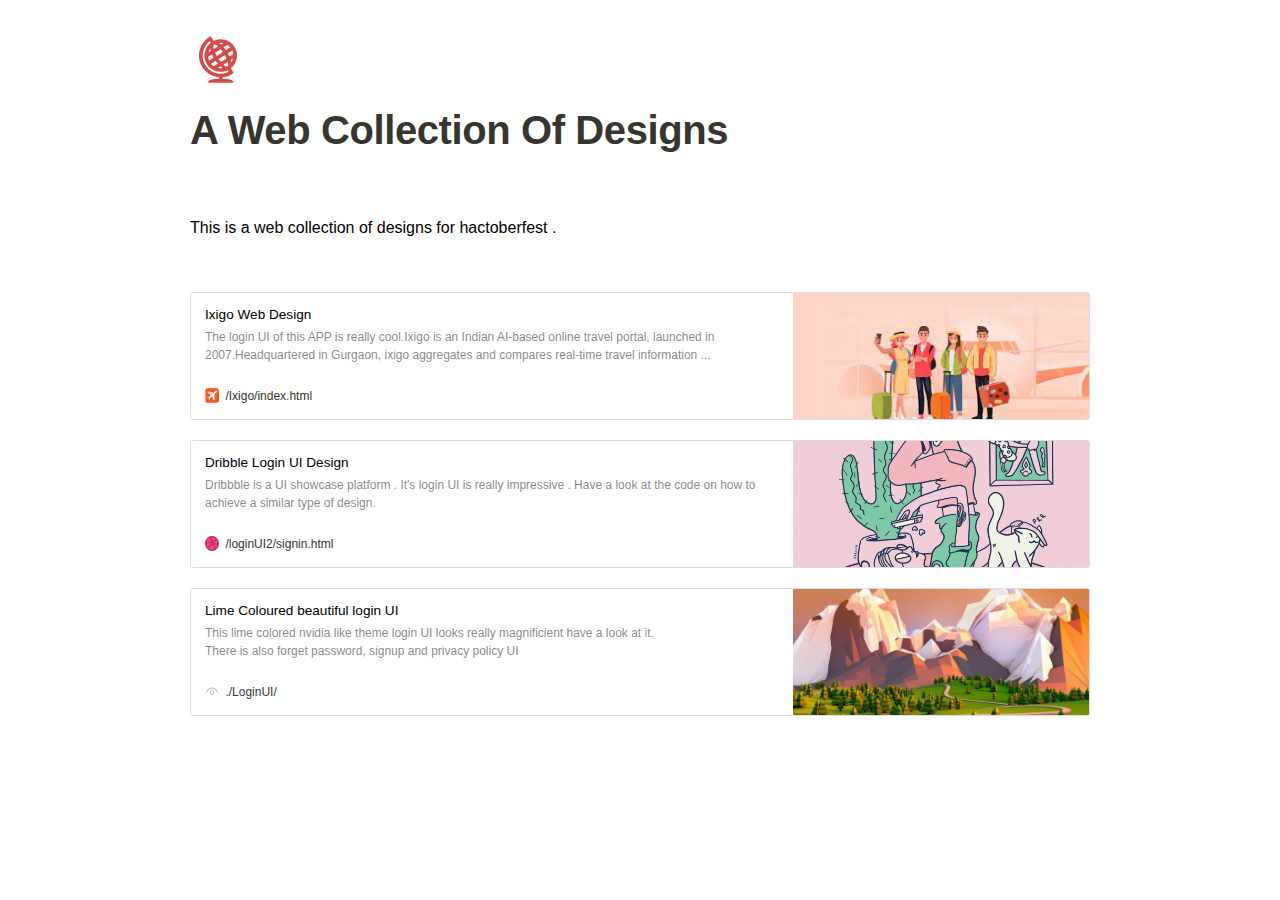
<file: index.html>
<!-- saved from url=(0047)https://ivylife.github.io/Web-Design-Catalouge/ -->
<html><head><meta http-equiv="Content-Type" content="text/html; charset=UTF-8"><title>A Web Collection Of Designs</title><style>
/* cspell:disable-file */
/* webkit printing magic: print all background colors */
html {
	-webkit-print-color-adjust: exact;
}
* {
	box-sizing: border-box;
	-webkit-print-color-adjust: exact;
}

html,
body {
	margin: 0;
	padding: 0;
}
@media only screen {
	body {
		margin: 2em auto;
		max-width: 900px;
		color: rgb(55, 53, 47);
	}
}

body {
	line-height: 1.5;
	white-space: pre-wrap;
}

a,
a.visited {
	color: inherit;
	text-decoration: underline;
}

.pdf-relative-link-path {
	font-size: 80%;
	color: #444;
}

h1,
h2,
h3 {
	letter-spacing: -0.01em;
	line-height: 1.2;
	font-weight: 600;
	margin-bottom: 0;
}

.page-title {
	font-size: 2.5rem;
	font-weight: 700;
	margin-top: 0;
	margin-bottom: 0.75em;
}

h1 {
	font-size: 1.875rem;
	margin-top: 1.875rem;
}

h2 {
	font-size: 1.5rem;
	margin-top: 1.5rem;
}

h3 {
	font-size: 1.25rem;
	margin-top: 1.25rem;
}

.source {
	border: 1px solid #ddd;
	border-radius: 3px;
	padding: 1.5em;
	word-break: break-all;
}

.callout {
	border-radius: 3px;
	padding: 1rem;
}

figure {
	margin: 1.25em 0;
	page-break-inside: avoid;
}

figcaption {
	opacity: 0.5;
	font-size: 85%;
	margin-top: 0.5em;
}

mark {
	background-color: transparent;
}

.indented {
	padding-left: 1.5em;
}

hr {
	background: transparent;
	display: block;
	width: 100%;
	height: 1px;
	visibility: visible;
	border: none;
	border-bottom: 1px solid rgba(55, 53, 47, 0.09);
}

img {
	max-width: 100%;
}

@media only print {
	img {
		max-height: 100vh;
		object-fit: contain;
	}
}

@page {
	margin: 1in;
}

.collection-content {
	font-size: 0.875rem;
}

.column-list {
	display: flex;
	justify-content: space-between;
}

.column {
	padding: 0 1em;
}

.column:first-child {
	padding-left: 0;
}

.column:last-child {
	padding-right: 0;
}

.table_of_contents-item {
	display: block;
	font-size: 0.875rem;
	line-height: 1.3;
	padding: 0.125rem;
}

.table_of_contents-indent-1 {
	margin-left: 1.5rem;
}

.table_of_contents-indent-2 {
	margin-left: 3rem;
}

.table_of_contents-indent-3 {
	margin-left: 4.5rem;
}

.table_of_contents-link {
	text-decoration: none;
	opacity: 0.7;
	border-bottom: 1px solid rgba(55, 53, 47, 0.18);
}

table,
th,
td {
	border: 1px solid rgba(55, 53, 47, 0.09);
	border-collapse: collapse;
}

table {
	border-left: none;
	border-right: none;
}

th,
td {
	font-weight: normal;
	padding: 0.25em 0.5em;
	line-height: 1.5;
	min-height: 1.5em;
	text-align: left;
}

th {
	color: rgba(55, 53, 47, 0.6);
}

ol,
ul {
	margin: 0;
	margin-block-start: 0.6em;
	margin-block-end: 0.6em;
}

li > ol:first-child,
li > ul:first-child {
	margin-block-start: 0.6em;
}

ul > li {
	list-style: disc;
}

ul.to-do-list {
	text-indent: -1.7em;
}

ul.to-do-list > li {
	list-style: none;
}

.to-do-children-checked {
	text-decoration: line-through;
	opacity: 0.375;
}

ul.toggle > li {
	list-style: none;
}

ul {
	padding-inline-start: 1.7em;
}

ul > li {
	padding-left: 0.1em;
}

ol {
	padding-inline-start: 1.6em;
}

ol > li {
	padding-left: 0.2em;
}

.mono ol {
	padding-inline-start: 2em;
}

.mono ol > li {
	text-indent: -0.4em;
}

.toggle {
	padding-inline-start: 0em;
	list-style-type: none;
}

/* Indent toggle children */
.toggle > li > details {
	padding-left: 1.7em;
}

.toggle > li > details > summary {
	margin-left: -1.1em;
}

.selected-value {
	display: inline-block;
	padding: 0 0.5em;
	background: rgba(206, 205, 202, 0.5);
	border-radius: 3px;
	margin-right: 0.5em;
	margin-top: 0.3em;
	margin-bottom: 0.3em;
	white-space: nowrap;
}

.collection-title {
	display: inline-block;
	margin-right: 1em;
}

.simple-table {
	margin-top: 1em;
	font-size: 0.875rem;
	empty-cells: show;
}
.simple-table td {
	height: 29px;
	min-width: 120px;
}

.simple-table th {
	height: 29px;
	min-width: 120px;
}

.simple-table-header-color {
	background: rgb(247, 246, 243);
	color: black;
}
.simple-table-header {
	font-weight: 500;
}

time {
	opacity: 0.5;
}

.icon {
	display: inline-block;
	max-width: 1.2em;
	max-height: 1.2em;
	text-decoration: none;
	vertical-align: text-bottom;
	margin-right: 0.5em;
}

img.icon {
	border-radius: 3px;
}

.user-icon {
	width: 1.5em;
	height: 1.5em;
	border-radius: 100%;
	margin-right: 0.5rem;
}

.user-icon-inner {
	font-size: 0.8em;
}

.text-icon {
	border: 1px solid #000;
	text-align: center;
}

.page-cover-image {
	display: block;
	object-fit: cover;
	width: 100%;
	max-height: 30vh;
}

.page-header-icon {
	font-size: 3rem;
	margin-bottom: 1rem;
}

.page-header-icon-with-cover {
	margin-top: -0.72em;
	margin-left: 0.07em;
}

.page-header-icon img {
	border-radius: 3px;
}

.link-to-page {
	margin: 1em 0;
	padding: 0;
	border: none;
	font-weight: 500;
}

p > .user {
	opacity: 0.5;
}

td > .user,
td > time {
	white-space: nowrap;
}

input[type="checkbox"] {
	transform: scale(1.5);
	margin-right: 0.6em;
	vertical-align: middle;
}

p {
	margin-top: 0.5em;
	margin-bottom: 0.5em;
	color: black;
	font-family: 'Lucida Sans', 'Lucida Sans Regular', 'Lucida Grande', 'Lucida Sans Unicode', Geneva, Verdana, sans-serif;
}

.image {
	border: none;
	margin: 1.5em 0;
	padding: 0;
	border-radius: 0;
	text-align: center;
}

.code,
code {
	background: rgba(135, 131, 120, 0.15);
	border-radius: 3px;
	padding: 0.2em 0.4em;
	border-radius: 3px;
	font-size: 85%;
	tab-size: 2;
}

code {
	color: #eb5757;
}

.code {
	padding: 1.5em 1em;
}

.code-wrap {
	white-space: pre-wrap;
	word-break: break-all;
}

.code > code {
	background: none;
	padding: 0;
	font-size: 100%;
	color: inherit;
}

blockquote {
	font-size: 1.25em;
	margin: 1em 0;
	padding-left: 1em;
	border-left: 3px solid rgb(55, 53, 47);
}

.bookmark {
	text-decoration: none;
	max-height: 8em;
	padding: 0;
	display: flex;
	width: 100%;
	align-items: stretch;
}

.bookmark-title {
	color: black;
	font-size: 0.85em;
	overflow: hidden;
	text-overflow: ellipsis;
	height: 1.75em;
	white-space: nowrap;
}

.bookmark-text {
	display: flex;
	flex-direction: column;
}

.bookmark-info {
	flex: 4 1 180px;
	padding: 12px 14px 14px;
	display: flex;
	flex-direction: column;
	justify-content: space-between;
}

.bookmark-image {
	width: 33%;
	flex: 1 1 180px;
	display: block;
	position: relative;
	object-fit: cover;
	border-radius: 1px;
}

.bookmark-description {
	color: rgba(55, 53, 47, 0.6);
	font-size: 0.75em;
	overflow: hidden;
	max-height: 4.5em;
	word-break: break-word;

}

.bookmark-href {
	font-size: 0.75em;
	margin-top: 0.25em;
}

.sans { font-family: ui-sans-serif, -apple-system, BlinkMacSystemFont, "Segoe UI", Helvetica, "Apple Color Emoji", Arial, sans-serif, "Segoe UI Emoji", "Segoe UI Symbol"; }
.code { font-family: "SFMono-Regular", Menlo, Consolas, "PT Mono", "Liberation Mono", Courier, monospace; }
.serif { font-family: Lyon-Text, Georgia, ui-serif, serif; }
.mono { font-family: iawriter-mono, Nitti, Menlo, Courier, monospace; }
.pdf .sans { font-family: Inter, ui-sans-serif, -apple-system, BlinkMacSystemFont, "Segoe UI", Helvetica, "Apple Color Emoji", Arial, sans-serif, "Segoe UI Emoji", "Segoe UI Symbol", 'Twemoji', 'Noto Color Emoji', 'Noto Sans CJK JP'; }
.pdf:lang(zh-CN) .sans { font-family: Inter, ui-sans-serif, -apple-system, BlinkMacSystemFont, "Segoe UI", Helvetica, "Apple Color Emoji", Arial, sans-serif, "Segoe UI Emoji", "Segoe UI Symbol", 'Twemoji', 'Noto Color Emoji', 'Noto Sans CJK SC'; }
.pdf:lang(zh-TW) .sans { font-family: Inter, ui-sans-serif, -apple-system, BlinkMacSystemFont, "Segoe UI", Helvetica, "Apple Color Emoji", Arial, sans-serif, "Segoe UI Emoji", "Segoe UI Symbol", 'Twemoji', 'Noto Color Emoji', 'Noto Sans CJK TC'; }
.pdf:lang(ko-KR) .sans { font-family: Inter, ui-sans-serif, -apple-system, BlinkMacSystemFont, "Segoe UI", Helvetica, "Apple Color Emoji", Arial, sans-serif, "Segoe UI Emoji", "Segoe UI Symbol", 'Twemoji', 'Noto Color Emoji', 'Noto Sans CJK KR'; }
.pdf .code { font-family: Source Code Pro, "SFMono-Regular", Menlo, Consolas, "PT Mono", "Liberation Mono", Courier, monospace, 'Twemoji', 'Noto Color Emoji', 'Noto Sans Mono CJK JP'; }
.pdf:lang(zh-CN) .code { font-family: Source Code Pro, "SFMono-Regular", Menlo, Consolas, "PT Mono", "Liberation Mono", Courier, monospace, 'Twemoji', 'Noto Color Emoji', 'Noto Sans Mono CJK SC'; }
.pdf:lang(zh-TW) .code { font-family: Source Code Pro, "SFMono-Regular", Menlo, Consolas, "PT Mono", "Liberation Mono", Courier, monospace, 'Twemoji', 'Noto Color Emoji', 'Noto Sans Mono CJK TC'; }
.pdf:lang(ko-KR) .code { font-family: Source Code Pro, "SFMono-Regular", Menlo, Consolas, "PT Mono", "Liberation Mono", Courier, monospace, 'Twemoji', 'Noto Color Emoji', 'Noto Sans Mono CJK KR'; }
.pdf .serif { font-family: PT Serif, Lyon-Text, Georgia, ui-serif, serif, 'Twemoji', 'Noto Color Emoji', 'Noto Serif CJK JP'; }
.pdf:lang(zh-CN) .serif { font-family: PT Serif, Lyon-Text, Georgia, ui-serif, serif, 'Twemoji', 'Noto Color Emoji', 'Noto Serif CJK SC'; }
.pdf:lang(zh-TW) .serif { font-family: PT Serif, Lyon-Text, Georgia, ui-serif, serif, 'Twemoji', 'Noto Color Emoji', 'Noto Serif CJK TC'; }
.pdf:lang(ko-KR) .serif { font-family: PT Serif, Lyon-Text, Georgia, ui-serif, serif, 'Twemoji', 'Noto Color Emoji', 'Noto Serif CJK KR'; }
.pdf .mono { font-family: PT Mono, iawriter-mono, Nitti, Menlo, Courier, monospace, 'Twemoji', 'Noto Color Emoji', 'Noto Sans Mono CJK JP'; }
.pdf:lang(zh-CN) .mono { font-family: PT Mono, iawriter-mono, Nitti, Menlo, Courier, monospace, 'Twemoji', 'Noto Color Emoji', 'Noto Sans Mono CJK SC'; }
.pdf:lang(zh-TW) .mono { font-family: PT Mono, iawriter-mono, Nitti, Menlo, Courier, monospace, 'Twemoji', 'Noto Color Emoji', 'Noto Sans Mono CJK TC'; }
.pdf:lang(ko-KR) .mono { font-family: PT Mono, iawriter-mono, Nitti, Menlo, Courier, monospace, 'Twemoji', 'Noto Color Emoji', 'Noto Sans Mono CJK KR'; }
.highlight-default {
	color: rgba(55, 53, 47, 1);
}
.highlight-gray {
	color: rgba(120, 119, 116, 1);
	fill: rgba(120, 119, 116, 1);
}
.highlight-brown {
	color: rgba(159, 107, 83, 1);
	fill: rgba(159, 107, 83, 1);
}
.highlight-orange {
	color: rgba(217, 115, 13, 1);
	fill: rgba(217, 115, 13, 1);
}
.highlight-yellow {
	color: rgba(203, 145, 47, 1);
	fill: rgba(203, 145, 47, 1);
}
.highlight-teal {
	color: rgba(68, 131, 97, 1);
	fill: rgba(68, 131, 97, 1);
}
.highlight-blue {
	color: rgba(51, 126, 169, 1);
	fill: rgba(51, 126, 169, 1);
}
.highlight-purple {
	color: rgba(144, 101, 176, 1);
	fill: rgba(144, 101, 176, 1);
}
.highlight-pink {
	color: rgba(193, 76, 138, 1);
	fill: rgba(193, 76, 138, 1);
}
.highlight-red {
	color: rgba(212, 76, 71, 1);
	fill: rgba(212, 76, 71, 1);
}
.highlight-gray_background {
	background: rgba(241, 241, 239, 1);
}
.highlight-brown_background {
	background: rgba(244, 238, 238, 1);
}
.highlight-orange_background {
	background: rgba(251, 236, 221, 1);
}
.highlight-yellow_background {
	background: rgba(251, 243, 219, 1);
}
.highlight-teal_background {
	background: rgba(237, 243, 236, 1);
}
.highlight-blue_background {
	background: rgba(231, 243, 248, 1);
}
.highlight-purple_background {
	background: rgba(244, 240, 247, 0.8);
}
.highlight-pink_background {
	background: rgba(249, 238, 243, 0.8);
}
.highlight-red_background {
	background: rgba(253, 235, 236, 1);
}
.block-color-default {
	color: inherit;
	fill: inherit;
}
.block-color-gray {
	color: rgba(120, 119, 116, 1);
	fill: rgba(120, 119, 116, 1);
}
.block-color-brown {
	color: rgba(159, 107, 83, 1);
	fill: rgba(159, 107, 83, 1);
}
.block-color-orange {
	color: rgba(217, 115, 13, 1);
	fill: rgba(217, 115, 13, 1);
}
.block-color-yellow {
	color: rgba(203, 145, 47, 1);
	fill: rgba(203, 145, 47, 1);
}
.block-color-teal {
	color: rgba(68, 131, 97, 1);
	fill: rgba(68, 131, 97, 1);
}
.block-color-blue {
	color: rgba(51, 126, 169, 1);
	fill: rgba(51, 126, 169, 1);
}
.block-color-purple {
	color: rgba(144, 101, 176, 1);
	fill: rgba(144, 101, 176, 1);
}
.block-color-pink {
	color: rgba(193, 76, 138, 1);
	fill: rgba(193, 76, 138, 1);
}
.block-color-red {
	color: rgba(212, 76, 71, 1);
	fill: rgba(212, 76, 71, 1);
}
.block-color-gray_background {
	background: rgba(241, 241, 239, 1);
}
.block-color-brown_background {
	background: rgba(244, 238, 238, 1);
}
.block-color-orange_background {
	background: rgba(251, 236, 221, 1);
}
.block-color-yellow_background {
	background: rgba(251, 243, 219, 1);
}
.block-color-teal_background {
	background: rgba(237, 243, 236, 1);
}
.block-color-blue_background {
	background: rgba(231, 243, 248, 1);
}
.block-color-purple_background {
	background: rgba(244, 240, 247, 0.8);
}
.block-color-pink_background {
	background: rgba(249, 238, 243, 0.8);
}
.block-color-red_background {
	background: rgba(253, 235, 236, 1);
}
.select-value-color-pink { background-color: rgba(245, 224, 233, 1); }
.select-value-color-purple { background-color: rgba(232, 222, 238, 1); }
.select-value-color-green { background-color: rgba(219, 237, 219, 1); }
.select-value-color-gray { background-color: rgba(227, 226, 224, 1); }
.select-value-color-opaquegray { background-color: rgba(255, 255, 255, 0.0375); }
.select-value-color-orange { background-color: rgba(250, 222, 201, 1); }
.select-value-color-brown { background-color: rgba(238, 224, 218, 1); }
.select-value-color-red { background-color: rgba(255, 226, 221, 1); }
.select-value-color-yellow { background-color: rgba(253, 236, 200, 1); }
.select-value-color-blue { background-color: rgba(211, 229, 239, 1); }

.checkbox {
	display: inline-flex;
	vertical-align: text-bottom;
	width: 16;
	height: 16;
	background-size: 16px;
	margin-left: 2px;
	margin-right: 5px;
}

.checkbox-on {
	background-image: url("data:image/svg+xml;charset=UTF-8,%3Csvg%20width%3D%2216%22%20height%3D%2216%22%20viewBox%3D%220%200%2016%2016%22%20fill%3D%22none%22%20xmlns%3D%22http%3A%2F%2Fwww.w3.org%2F2000%2Fsvg%22%3E%0A%3Crect%20width%3D%2216%22%20height%3D%2216%22%20fill%3D%22%2358A9D7%22%2F%3E%0A%3Cpath%20d%3D%22M6.71429%2012.2852L14%204.9995L12.7143%203.71436L6.71429%209.71378L3.28571%206.2831L2%207.57092L6.71429%2012.2852Z%22%20fill%3D%22white%22%2F%3E%0A%3C%2Fsvg%3E");
}

.checkbox-off {
	background-image: url("data:image/svg+xml;charset=UTF-8,%3Csvg%20width%3D%2216%22%20height%3D%2216%22%20viewBox%3D%220%200%2016%2016%22%20fill%3D%22none%22%20xmlns%3D%22http%3A%2F%2Fwww.w3.org%2F2000%2Fsvg%22%3E%0A%3Crect%20x%3D%220.75%22%20y%3D%220.75%22%20width%3D%2214.5%22%20height%3D%2214.5%22%20fill%3D%22white%22%20stroke%3D%22%2336352F%22%20stroke-width%3D%221.5%22%2F%3E%0A%3C%2Fsvg%3E");
}
	
</style></head><body><article id="7e9272c1-c963-4fcb-9c5a-6b13d09f6437" class="page sans"><header><div class="page-header-icon undefined"><img class="icon" src="./icons/geography_red.svg"></div><h1 class="page-title">A Web Collection Of Designs</h1></header><div class="page-body"><p id="58d17cf8-8e41-4528-8f2e-fc53b172fe81" class="">
</p><p id="90197889-d933-4c91-94f3-a26aecc51690" class="">This is a web collection of designs for hactoberfest . </p><p id="5e1e7065-dbd1-4282-8b6d-8efccc178e7d" class="">
</p><figure id="755aad2c-57c2-4e81-808a-b2febd8e6b69"><a href="https://ivylife.github.io/Web-Design-Catalouge/Ixigo/index.html" class="bookmark source"><div class="bookmark-info"><div class="bookmark-text"><div class="bookmark-title">Ixigo Web Design</div><div class="bookmark-description">The login UI of this APP is really cool.Ixigo is an Indian AI-based online travel portal, launched in 2007.Headquartered in Gurgaon, ixigo aggregates and compares real-time travel information ...</div></div><div class="bookmark-href"><img src="./icons/3c5218eaccbc128a6c0ec461a627daf8-mbsmf.png" class="icon bookmark-icon">/Ixigo/index.html</div></div><img src="[data-uri]" class="bookmark-image"></a></figure><figure id="755aad2c-57c2-4e81-808a-b2febd8e6b69"><a href="https://ivylife.github.io/Web-Design-Catalouge/loginUI2/signin.html" class="bookmark source"><div class="bookmark-info"><div class="bookmark-text"><div class="bookmark-title">Dribble Login UI Design</div><div class="bookmark-description">Dribbble is a UI showcase platform . It's login UI is really impressive . Have a look at the code on how to achieve a similar type of design.</div></div><div class="bookmark-href"><img src="./icons/favicon-b38525134603b9513174ec887944bde1a869eb6cd414f4d640ee48ab2a15a26b.ico" class="icon bookmark-icon">/loginUI2/signin.html</div></div><img src="./icons/11.jpg" class="bookmark-image"></a></figure><figure id="755aad2c-57c2-4e81-808a-b2febd8e6b69"><a href="https://ivylife.github.io/Web-Design-Catalouge/LoginUI" class="bookmark source"><div class="bookmark-info"><div class="bookmark-text"><div class="bookmark-title">Lime Coloured beautiful login UI</div><div class="bookmark-description">This lime colored nvidia like theme login UI looks really magnificient have a look at it.
There is also forget password, signup and privacy policy UI</div></div><div class="bookmark-href"><img src="./icons/eye_on.svg" class="icon bookmark-icon">./LoginUI/</div></div><img src="./icons/login_background.png" class="bookmark-image"></a></figure>

</div></article></body></html>
</file>
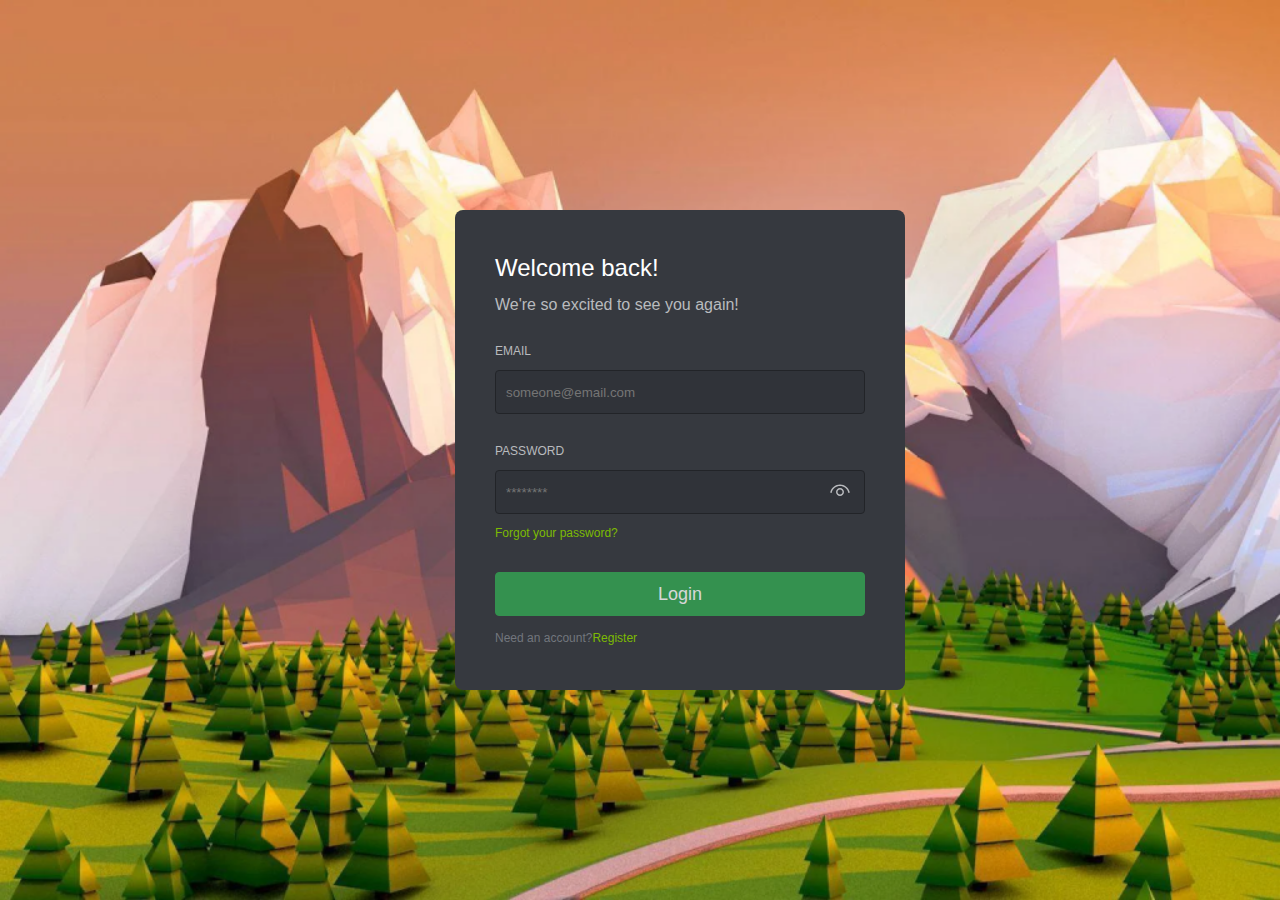
<file: LoginUI/index.html>
<html lang="en">

<head>
    <meta charset="UTF-8">
    <meta http-equiv="X-UA-Compatible" content="IE=edge">
    <meta name="viewport" content="width=device-width, initial-scale=1.0">
    <title>Login Page</title>

    <link rel="stylesheet" href="login.css">
    <script src="login.js"></script>
</head>

<body>

    <!--login page & registration page-->
    <div id="fullScreenCover">

        <!--All fields and inputs for login-->
        <div id="login_card" style="display: block;">
            <p id="welcome_content">Welcome back!</p>
            <p id="excited_see_content">We're so excited to see you again!</p>
            <p id="email_label" class="label_inputs">EMAIL</p>
            <input id="email_input" type="email" placeholder="someone@email.com" class="input_box" />
            <p id="password_label" class="label_inputs">PASSWORD</p>
            <input id="password_input" type="password" placeholder="********" class="input_box" />
            <img id="password_visibility_login" src="icons/eye_on.svg" alt="visibility off" class="input_icon"/>
            <p id="password_forget">Forgot your password?</p>
            <button id="log_in_btn" class="btn_input">Login</button>
            <p id="need_account">Need an account?<span>Register</span></p>
        </div>

        <!--email recovery for forget password-->
        <div id="forget_password_card" style="display: none;">
            <p id="forget_label">Forget password?</p>
            <p id="forget_label2"> No worry, we will help you recover </p>
            <p id="email_forget_label" class="label_inputs">EMAIL</p>
            <input id="email_forget_input" type="email" placeholder="someone@email.com" class="input_box" />
            <button id="recover_btn" class="btn_input">Recover</button>
            <p id="account_exist">Remembered? <span>LogIn</span></p>
        </div>

        <!-- All fields and inputs for registration-->
        <div id="registration_card" style="display: none;">
            <p id="register_label">Create an account</p>
            <p id="email_reg_label" class="label_inputs">EMAIL</p>
            <input id="email_reg_input" type="email" placeholder="someone@email.com" class="input_box" />
            <p id="username_reg_label" class="label_inputs">USERNAME</p>
            <input id="username_reg_input" type="text" placeholder="@" class="input_box" />
            <p id="password_reg_label" class="label_inputs">PASSWORD</p>
            <input id="password_reg_input" type="password" placeholder="********" class="input_box" />
            <img id="password_visibility_reg" src="icons/eye_on.svg" alt="visibility off" class="input_icon"/>
            <p id="date_reg_label" class="label_inputs">DATE OF BIRTH</p>
            <select id="dob_Y_reg_input" class="date_inputs">
            </select>
            <select id="dob_M_reg_input" class="date_inputs">
                <option value="1">January</option>
                <option value="2">Febraury</option>
                <option value="3">March</option>
                <option value="4">April</option>
                <option value="5">May</option>
                <option value="6">June</option>
                <option value="7">July</option>
                <option value="8">August</option>
                <option value="9">September</option>
                <option value="10">October</option>
                <option value="11">November</option>
                <option value="12">December</option>
            </select>
            <select id="dob_D_reg_input" class="date_inputs">
               
            </select>
            <button id="continue_btn" class="btn_input">Continue</button>
            <p id="already_account">Already have an account?</p>
            <p id="term_condition">By registering you agree to stocky’s <span>Terms of Service</span> and <span>Privacy Policy.</span></p>
        </div>

        <!--Display a pop up message for form validation and response-->
        <div id="messagePop" style="display:none;">
            Some message here
        </div>

        <!--Show if app is online/offline-->
        <div id="offline_status" style="display: none;">
            <h1>Connect to the internet</h1>
            <p>You are offline. Check your connection</p>
        </div>

        <div id="Privacy-Policy" style="display: none;">
            <img id="close_privacy_policy" src="icons/close.svg" alt="close_privacy_policy"/>
            <object data="objects/privacy_pol.html" type="text/html"></object>
        </div>

        <div id="email_verification_sent" style="display: none;">
            <h1>Email verification sent successfully</h1>
            <p>Kindly check your mailbox. Search in all the folders including spam and junk</p>
            <button id="login_again" class="btn2_input">Verified ? Login</button>
        </div>
    </div>

</body>

</html>
</file>
<file: LoginUI/login.css>
:root{
    --background-color : #000;
    --background-color2 : #36393F;
    --translucent-color : #00000099;
    --primary-color : #34A853;
    --link-color : #7DBB02;
    --text-color : #fff;
    --text-color2 : #B9BBBE;
    --text-color3 : #72767D;
    --input-background : #303339;
    --input-strokes : #222428;
}
body{
    background-color: var(--background-color);
    color: var(--text-color);
    font-family: Arial, Helvetica, sans-serif;
    margin: 0%;
    padding: 0%;
}
#fullScreenCover{
    width: 100%;
    height:100% ;
    background-image: url('icons/login/login_background.png');
    background-repeat: no-repeat;
    background-size: cover;
}
#login_card{
    position: fixed;
    width: 370px;
    height: 440px;
    left: calc(50% - 185px);
    top: calc(50% - 240px);
    padding-left: 40px;
    padding-right: 40px;
    padding-top: 20px;
    padding-bottom: 20px;
    background-color: var(--background-color2);
    border-radius: 8px;

}
#welcome_content{
    font-size: 24px;
}
#excited_see_content{
    font-size: 16px;
    margin-top: -10px;
    color: var(--text-color2);
}
.input_box{
    width: 100%;
    height: 44px;
    background-color: var(--input-background);
    color: var(--text-color);
    border: 1px solid var(--input-strokes);
    border-radius: 4px;
    padding-left: 10px;
    padding-right: 10px;
}
.input_box:focus-within{
    border: 1px solid var(--link-color);
    outline: none !important;
    box-shadow: 0 0 4px var(--primary-color);
}
.label_inputs{
    font-size: 12px;
    color: var(--text-color2);
    margin-top: 30px;
}
#password_forget{
    font-size: 12px;
    color: var(--link-color);
    cursor: pointer;
}
.btn_input{
    width: 100%;
    height: 44px;
    margin-top: 20px;
    font-size: large;
    border-radius: 4px;
    background-color: var(--primary-color);
    color: var(--text-color);
    border: 1px solid var(--primary-color);
    opacity: 0.8;
    
}
.btn_input:hover{
    background-color: var(--primary-color);
    border: 1px solid var(--link-color);
    cursor: pointer;
    opacity: 1;
}
#need_account{
    font-size: 12px;
    color: var(--text-color3);
    margin-top: 15px;
}
#need_account span{
    cursor: pointer;
    color: var(--link-color);
}
#registration_card{
    position: fixed;
    width: 400px;
    height: 570px;
    left: calc(50% - 200px);
    top: calc(50% - 285px);
    padding-left: 40px;
    padding-right: 40px;
    padding-top: 20px;
    padding-bottom: 20px;
    background-color: var(--background-color2);
    border-radius: 8px;
}
#register_label{
    text-align: center;
    font-size: 18px;
}
.date_inputs{
    background-color: var(--input-background);
    height: 40px;
    color: var(--text-color);
    border: 1px solid var(--input-strokes);
    border-radius: 4px;
    padding-left: 10px;
    padding-right: 10px;
    margin-right: 8px;
}
#dob_M_reg_input{
    width: 40%;
}
#dob_D_reg_input{
    width: 20%;
}
#dob_Y_reg_input{
    width: 30%;
}
#dob_D_reg_input::-webkit-scrollbar, #dob_Y_reg_input::-webkit-scrollbar{
    width: 5px;
}
#dob_D_reg_input::-webkit-scrollbar-track, #dob_Y_reg_input::-webkit-scrollbar-track {
    background-color: var(--background-color);
  }
#dob_D_reg_input::-webkit-scrollbar-thumb , #dob_Y_reg_input::-webkit-scrollbar-thumb{
    background: var(--link-color);
}
.date_inputs option:hover{
    background-color: var(--primary-color);
}
#already_account{
    font-size: 12px;
    margin-top: 15px;
    cursor: pointer;
    color: var(--link-color);
}
#term_condition{
    font-size: 12px;
    color: var(--text-color3);
    margin-top: 15px;
}
#term_condition span{
    cursor: pointer;
    color: var(--link-color);
}
#messagePop{
    position: fixed;
    width: 400px;
    min-height: 20px;
    max-height: 40px;
    left: calc(50% - 200px);
    top: 40px;
    padding-left: 40px;
    padding-right: 40px;
    padding-top: 10px;
    padding-bottom: 10px;
    background-color: var(--translucent-color);
    border-radius: 4px;
}
.input_icon{
    margin-top: -35px;
    margin-left: 90%;
}
#offline_status{
    position: fixed;
    width: 55%;
    height: 15%;
    left: 20%;
    top: 35%;
    padding-left: 40px;
    padding-right: 40px;
    padding-top: 20px;
    padding-bottom: 20px;
    background-color: var(--translucent-color);
    border-radius: 8px;
}
#offline_status h1{
    text-align: center;
}
#offline_status p{
    text-align: center;
}
#forget_password_card{
    position: fixed;
    width: 400px;
    height: 300px;
    left: calc(50% - 200px);
    top: calc(50% - 150px);
    padding-left: 40px;
    padding-right: 40px;
    padding-top: 20px;
    padding-bottom: 20px;
    background-color: var(--background-color2);
    border-radius: 8px;
}
#forget_label{
    text-align: center;
    font-size: 18px;
}
#forget_label2{
    text-align: center;
    font-size: 14px;
    color: var(--text-color2);
}
#account_exist{
    font-size: 14px;
    color: var(--text-color2);
}
#account_exist span{
    color: var(--link-color);
    cursor: pointer;
}
#Privacy-Policy{
    position: fixed;
    width: 450px;
    height: 590px;
    left: calc(50% - 225px);
    top: calc(50% - 300px);
    padding-left: 40px;
    padding-right: 40px;
    padding-top: 20px;
    padding-bottom: 20px;
    background-color: var(--background-color2);
    border-radius: 8px;

}
#Privacy-Policy object{
    width: 100%;
    height: 90%;
}
#close_privacy_policy{
    margin-left: calc(100% - 20px);
    cursor: pointer;
}
#email_verification_sent{
    position: fixed;
    width: 55%;
    height: 25%;
    left: 20%;
    top: 35%;
    padding-left: 40px;
    padding-right: 40px;
    padding-top: 20px;
    padding-bottom: 20px;
    background-color: var(--translucent-color);
    border-radius: 8px;
}
#email_verification_sent h1{
    text-align: center;
}
#email_verification_sent p{
    text-align: center;
}
.btn2_input{
    height: 44px;
    margin-top: 20px;
    margin-left: 30%;
    font-size: large;
    border-radius: 4px;
    background-color: var(--background-color2);
    color: var(--text-color);
    border: 1px solid var(--background-color2);
    opacity: 0.8;
}
</file>
